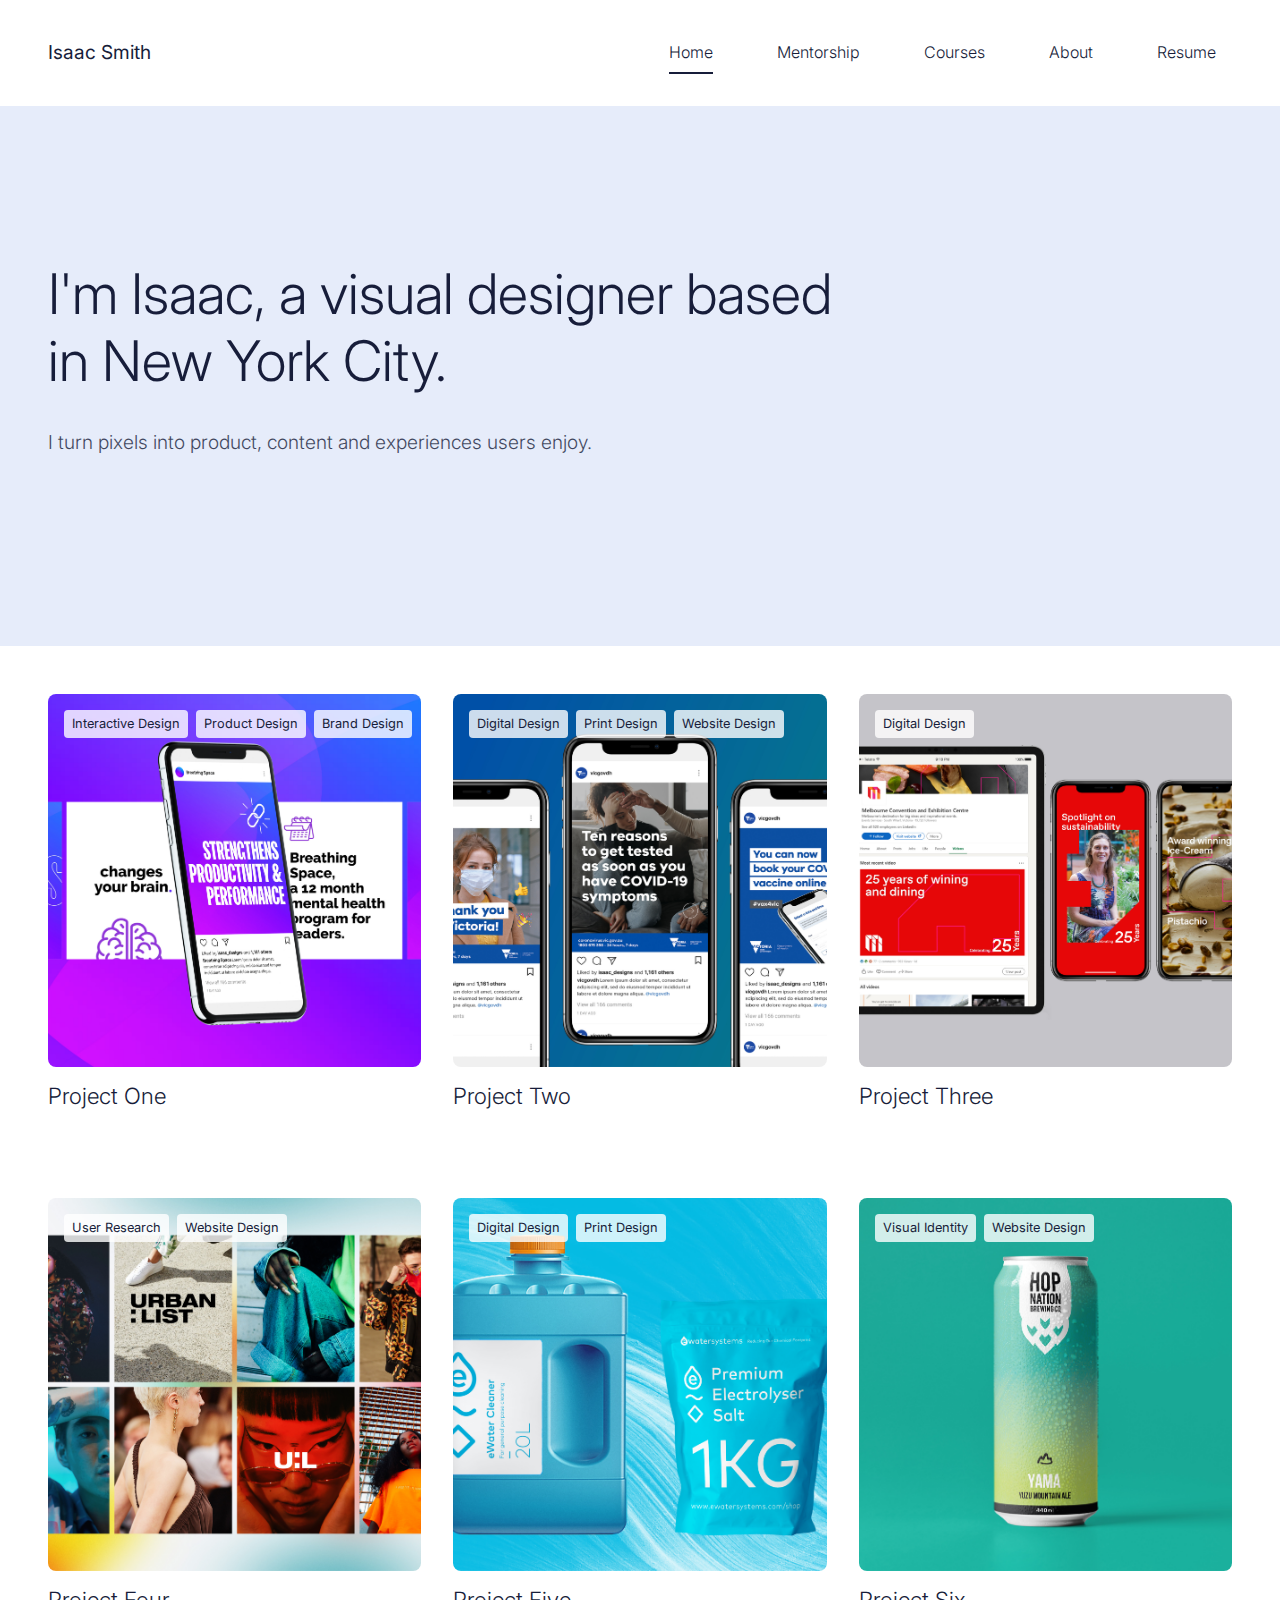
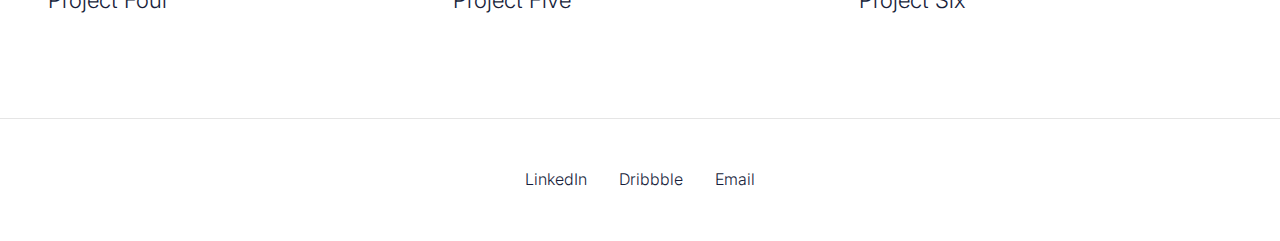
<file: index.html>
<!DOCTYPE html>
<html lang="en">
<head>
    <meta charset="UTF-8">
    <meta name="viewport" content="width=device-width, initial-scale=1.0">
    <title>Isaac Smith - Portfolio</title>
    <link rel="stylesheet" href="css/styles.css">
    <link rel="stylesheet" href="https://fonts.googleapis.com/css2?family=Inter:wght@300;400;500;600&display=swap">
</head>
<body>
    <header>
        <nav class="navbar">
            <div class="logo">
                <a href="index.html">Isaac Smith</a>
            </div>
            <div class="nav-links">
                <a href="index.html" class="active">Home</a>
                <a href="mentorship.html">Mentorship</a>
                <a href="courses.html">Courses</a>
                <a href="about.html">About</a>
                <a href="resume.html">Resume</a>
            </div>
        </nav>
    </header>

    <main>
        <section class="hero">
            <div class="hero-content">
                <h1><span class="highlight">I'm Isaac</span>, a visual designer based in New York City.</h1>
                <p>I turn pixels into product, content and experiences users enjoy.</p>
            </div>
        </section>

        <section class="portfolio">
            <div class="portfolio-grid">
                <!-- Project 1 -->
                <div class="project-card">
                    <a href="project1.html">
                        <div class="project-image">
                            <img src="images/Folio - Breathing Space - pg33.jpg" alt="Project 1">
                            <div class="project-tags">
                                <span>Interactive Design</span>
                                <span>Product Design</span>
                                <span>Brand Design</span>
                            </div>
                        </div>
                        <h3>Project One</h3>
                    </a>
                </div>

                <!-- Project 2 -->
                <div class="project-card">
                    <a href="project2.html">
                        <div class="project-image">
                            <img src="images/Folio - DH - pg3.jpg" alt="Project 2">
                            <div class="project-tags">
                                <span>Digital Design</span>
                                <span>Print Design</span>
                                <span>Website Design</span>
                            </div>
                        </div>
                        <h3>Project Two</h3>
                    </a>
                </div>

                <!-- Project 3 -->
                <div class="project-card">
                    <a href="project3.html">
                        <div class="project-image">
                            <img src="images/Folio - MCEC - pg9.jpg" alt="Project 3">
                            <div class="project-tags">
                                <span>Digital Design</span>
                            </div>
                        </div>
                        <h3>Project Three</h3>
                    </a>
                </div>

                <!-- Project 4 -->
                <div class="project-card">
                    <a href="project4.html">
                        <div class="project-image">
                            <img src="images/Folio - UL - pg24.jpg" alt="Project 4">
                            <div class="project-tags">
                                <span>User Research</span>
                                <span>Website Design</span>
                            </div>
                        </div>
                        <h3>Project Four</h3>
                    </a>
                </div>

                <!-- Project 5 -->
                <div class="project-card">
                    <a href="project5.html">
                        <div class="project-image">
                            <img src="images/Folio - eWater - pg22.jpg" alt="Project 5">
                            <div class="project-tags">
                                <span>Digital Design</span>
                                <span>Print Design</span>
                            </div>
                        </div>
                        <h3>Project Five</h3>
                    </a>
                </div>

                <!-- Project 6 -->
                <div class="project-card">
                    <a href="project6.html">
                        <div class="project-image">
                            <img src="images/Hop Nation.jpg" alt="Project 6">
                            <div class="project-tags">
                                <span>Visual Identity</span>
                                <span>Website Design</span>
                            </div>
                        </div>
                        <h3>Project Six</h3>
                    </a>
                </div>
            </div>
        </section>
    </main>

    <footer>
        <div class="social-links">
            <a href="#" target="_blank">LinkedIn</a>
            <a href="#" target="_blank">Dribbble</a>
            <a href="mailto:your.email@example.com">Email</a>
        </div>
    </footer>

    <script src="js/main.js"></script>
</body>
</html>
</file>
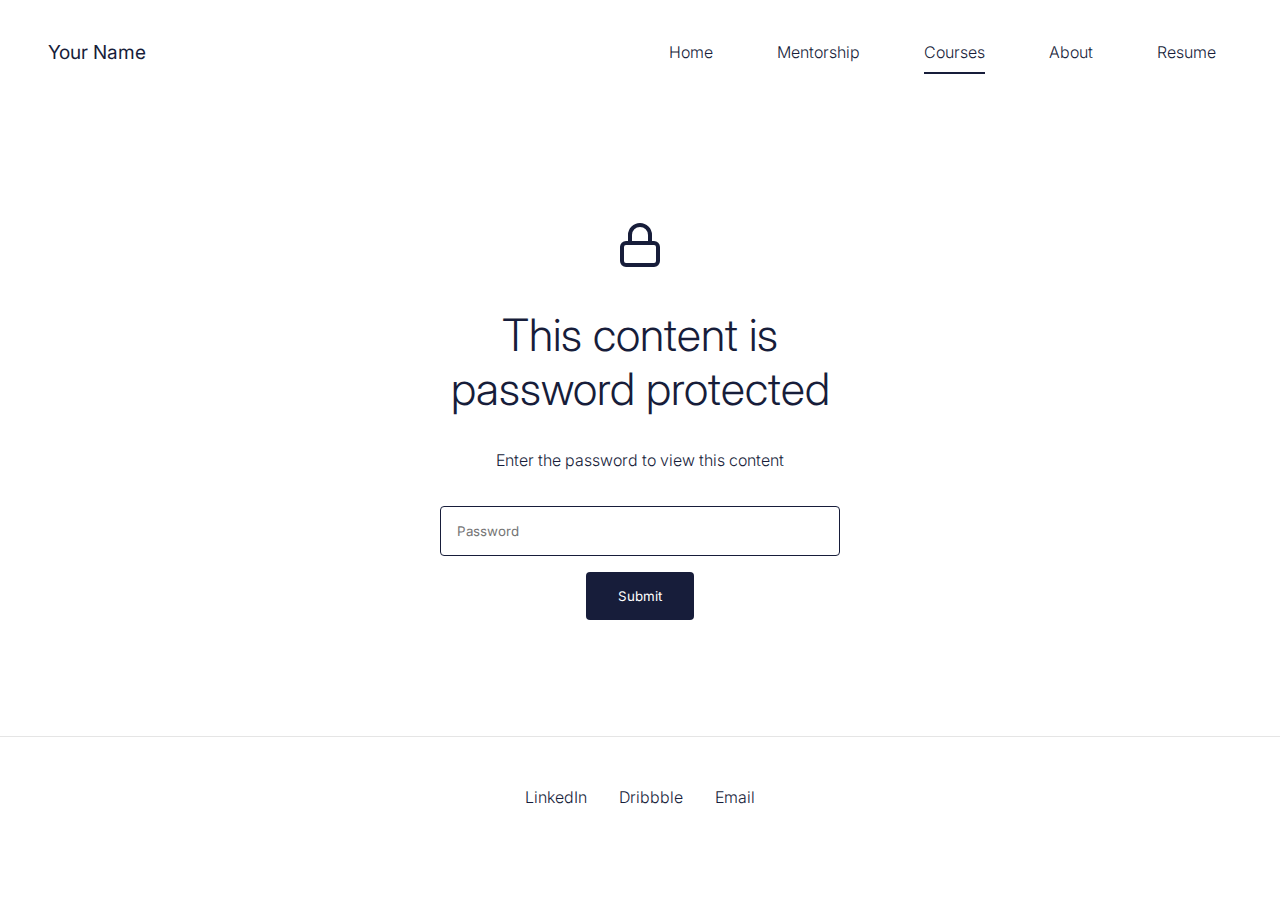
<file: courses.html>
<!DOCTYPE html>
<html lang="en">
<head>
    <meta charset="UTF-8">
    <meta name="viewport" content="width=device-width, initial-scale=1.0">
    <title>Courses — Your Name</title>
    <link rel="stylesheet" href="css/styles.css">
    <link rel="stylesheet" href="https://fonts.googleapis.com/css2?family=Inter:wght@300;400;500;600&display=swap">
</head>
<body>
    <header>
        <nav class="navbar">
            <div class="logo">
                <a href="index.html">Your Name</a>
            </div>
            <div class="nav-links">
                <a href="index.html">Home</a>
                <a href="mentorship.html">Mentorship</a>
                <a href="courses.html" class="active">Courses</a>
                <a href="about.html">About</a>
                <a href="resume.html">Resume</a>
            </div>
        </nav>
    </header>

    <main>
        <section class="courses-container">
            <div class="password-protection">
                <div class="lock-icon">
                    <svg xmlns="http://www.w3.org/2000/svg" width="48" height="48" viewBox="0 0 24 24" fill="none" stroke="currentColor" stroke-width="2" stroke-linecap="round" stroke-linejoin="round">
                        <rect x="3" y="11" width="18" height="11" rx="2" ry="2"></rect>
                        <path d="M7 11V7a5 5 0 0 1 10 0v4"></path>
                    </svg>
                </div>
                <h2>This content is password protected</h2>
                <p>Enter the password to view this content</p>
                <form class="password-form">
                    <input type="password" placeholder="Password" class="password-input">
                    <button type="submit" class="submit-button">Submit</button>
                </form>
            </div>
        </section>
    </main>

    <footer>
        <div class="social-links">
            <a href="#" target="_blank">LinkedIn</a>
            <a href="#" target="_blank">Dribbble</a>
            <a href="mailto:your.email@example.com">Email</a>
        </div>
    </footer>

    <script src="js/main.js"></script>
</body>
</html>
</file>
<file: css/styles.css>
/* 
   Main Stylesheet for Portfolio Website
   Based on amacorrieri.com design
*/

/* ===== VARIABLES ===== */
:root {
    /* Colors based on analysis */
    --color-white: rgb(255, 255, 255);
    --color-dark-blue: rgb(23, 29, 58);
    --color-black: rgb(0, 0, 0);
    --color-light-blue: rgb(230, 236, 250);
    --color-transparent-white: rgba(255, 255, 255, 0.11);
    --color-transparent-blue: rgba(23, 29, 58, 0.5);
    
    /* Typography */
    --font-primary: 'Inter', sans-serif; /* Substituting for halyard-display */
    --font-secondary: 'Inter', sans-serif; /* Substituting for pragmatica-web */
    
    /* Spacing */
    --spacing-xs: 0.5rem;
    --spacing-sm: 1rem;
    --spacing-md: 2rem;
    --spacing-lg: 3rem;
    --spacing-xl: 5rem;
    
    /* Border radius */
    --border-radius-sm: 4px;
    --border-radius-md: 8px;
    --border-radius-lg: 16px;
}

/* ===== RESET & BASE STYLES ===== */
* {
    margin: 0;
    padding: 0;
    box-sizing: border-box;
}

body {
    font-family: var(--font-secondary);
    font-weight: 300;
    font-size: 16px;
    line-height: 1.6;
    color: var(--color-dark-blue);
    background-color: var(--color-white);
}

h1, h2, h3, h4, h5, h6 {
    font-family: var(--font-primary);
    font-weight: 300;
    line-height: 1.2;
    margin-bottom: var(--spacing-md);
}

h1 {
    font-size: 3.5rem;
}

h2 {
    font-size: 2.8rem;
}

h3 {
    font-size: 1.6rem;
}

p {
    margin-bottom: var(--spacing-md);
}

a {
    color: var(--color-dark-blue);
    text-decoration: none;
    transition: all 0.3s ease;
}

a:hover {
    opacity: 0.7;
}

img {
    max-width: 100%;
    height: auto;
    display: block;
}

ul {
    list-style: none;
}

/* ===== LAYOUT ===== */
.container {
    width: 100%;
    max-width: 1200px;
    margin: 0 auto;
    padding: 0 var(--spacing-md);
}

section {
    padding: var(--spacing-lg) 0;
}

/* ===== HEADER & NAVIGATION ===== */
header {
    padding: var(--spacing-md) var(--spacing-lg);
    background-color: var(--color-white);
    position: sticky;
    top: 0;
    z-index: 100;
}

.navbar {
    display: flex;
    justify-content: space-between;
    align-items: center;
}

.logo a {
    font-family: var(--font-primary);
    font-size: 1.2rem;
    font-weight: 400;
}

.nav-links {
    display: flex;
    gap: var(--spacing-md);
}

.nav-links a {
    padding: var(--spacing-xs) var(--spacing-sm);
    position: relative;
}

.nav-links a.active::after,
.nav-links a:hover::after {
    content: '';
    position: absolute;
    bottom: 0;
    left: var(--spacing-sm);
    right: var(--spacing-sm);
    height: 2px;
    background-color: var(--color-dark-blue);
}

/* ===== HERO SECTION ===== */
.hero {
    background-color: var(--color-light-blue);
    padding: var(--spacing-xl) var(--spacing-lg);
    min-height: 60vh;
    display: flex;
    align-items: center;
}

.hero-content {
    max-width: 800px;
}

.hero h1 {
    margin-bottom: var(--spacing-md);
}

.hero h1 .highlight {
    color: var(--color-dark-blue);
}

.hero p {
    font-size: 1.2rem;
    color: var(--color-dark-blue);
    opacity: 0.8;
}

/* ===== PORTFOLIO GRID ===== */
.portfolio {
    padding: var(--spacing-lg);
}

.portfolio-grid {
    display: grid;
    grid-template-columns: repeat(auto-fill, minmax(300px, 1fr));
    gap: var(--spacing-md);
}

.project-card {
    margin-bottom: var(--spacing-lg);
    transition: transform 0.3s ease;
}

.project-card:hover {
    transform: translateY(-5px);
}

.project-image {
    position: relative;
    overflow: hidden;
    border-radius: var(--border-radius-md);
    margin-bottom: var(--spacing-sm);
}

.project-image img {
    width: 100%;
    aspect-ratio: 1 / 1;
    object-fit: cover;
    transition: transform 0.5s ease;
}

.project-card:hover .project-image img {
    transform: scale(1.05);
}

.project-tags {
    position: absolute;
    top: var(--spacing-sm);
    left: var(--spacing-sm);
    display: flex;
    flex-wrap: wrap;
    gap: var(--spacing-xs);
}

.project-tags span {
    background-color: rgba(255, 255, 255, 0.8);
    padding: 4px 8px;
    border-radius: var(--border-radius-sm);
    font-size: 0.8rem;
    font-weight: 400;
}

.project-card h3 {
    font-size: 1.4rem;
    margin-bottom: var(--spacing-xs);
}

/* ===== ABOUT PAGE ===== */
.about-container {
    display: grid;
    grid-template-columns: 1fr 2fr;
    gap: var(--spacing-lg);
    padding: var(--spacing-lg);
}

.about-image img {
    border-radius: var(--border-radius-md);
    width: 100%;
}

.about-content h2 {
    margin-bottom: var(--spacing-md);
}

.favorites-list {
    margin-bottom: var(--spacing-md);
}

.favorites-list li {
    margin-bottom: var(--spacing-xs);
}

.experience-counter h2 {
    font-size: 3rem;
    margin-bottom: var(--spacing-sm);
}

.experience-list {
    margin-bottom: var(--spacing-md);
}

.experience-list li {
    margin-bottom: var(--spacing-xs);
}

.bio {
    margin-bottom: var(--spacing-md);
}

.bio-highlight {
    font-style: italic;
    color: var(--color-dark-blue);
}

/* ===== MENTORSHIP PAGE ===== */
.mentorship-hero {
    background-color: var(--color-light-blue);
    padding: var(--spacing-xl) var(--spacing-lg);
}

.mentorship-intro {
    margin-bottom: var(--spacing-lg);
}

.mentorship-intro h1 {
    margin-bottom: var(--spacing-md);
}

.platform-logo {
    max-width: 200px;
    margin-bottom: var(--spacing-md);
}

.mentorship-stats {
    margin-bottom: var(--spacing-lg);
}

.awards h2 {
    font-size: 4rem;
    margin-bottom: var(--spacing-xs);
}

.mentorship-services {
    display: grid;
    grid-template-columns: repeat(auto-fill, minmax(300px, 1fr));
    gap: var(--spacing-md);
    margin-bottom: var(--spacing-lg);
}

.service-card {
    background-color: var(--color-white);
    border-radius: var(--border-radius-md);
    padding: var(--spacing-md);
    transition: transform 0.3s ease;
}

.service-card:hover {
    transform: translateY(-5px);
}

.service-details p {
    margin-bottom: var(--spacing-xs);
    font-size: 0.9rem;
}

.service-details h3 {
    font-size: 1.4rem;
    margin-bottom: 0;
}

.cta-button {
    display: inline-block;
    background-color: var(--color-dark-blue);
    color: var(--color-white);
    padding: var(--spacing-sm) var(--spacing-md);
    border-radius: 50px;
    font-weight: 400;
    margin-top: var(--spacing-md);
    transition: all 0.3s ease;
}

.cta-button:hover {
    background-color: var(--color-black);
    transform: translateY(-2px);
    opacity: 1;
}

.testimonials {
    padding: var(--spacing-lg);
}

.testimonials h2 {
    margin-bottom: var(--spacing-lg);
}

.testimonial-grid {
    display: grid;
    grid-template-columns: repeat(auto-fill, minmax(300px, 1fr));
    gap: var(--spacing-md);
}

.testimonial {
    margin-bottom: var(--spacing-md);
}

.testimonial p {
    margin-bottom: var(--spacing-sm);
}

.testimonial-author {
    margin-top: var(--spacing-sm);
}

/* ===== PROJECT DETAIL PAGE ===== */
.project-hero {
    width: 100%;
    margin-bottom: var(--spacing-lg);
}

.project-hero-image {
    width: 100%;
    max-height: 70vh;
    object-fit: cover;
}

.project-intro {
    padding: 0 var(--spacing-lg);
    margin-bottom: var(--spacing-lg);
    max-width: 800px;
    margin-left: auto;
    margin-right: auto;
}

.project-intro h1 {
    font-size: 3rem;
    margin-bottom: var(--spacing-md);
}

.project-description {
    font-size: 1.2rem;
    margin-bottom: var(--spacing-md);
}

.project-roles {
    display: flex;
    flex-wrap: wrap;
    gap: var(--spacing-sm);
    margin-bottom: var(--spacing-md);
}

.project-roles span {
    background-color: var(--color-light-blue);
    padding: var(--spacing-xs) var(--spacing-sm);
    border-radius: var(--border-radius-sm);
    font-size: 0.9rem;
}

.project-section {
    padding: var(--spacing-lg);
    max-width: 800px;
    margin: 0 auto var(--spacing-lg) auto;
}

.project-section h2 {
    margin-bottom: var(--spacing-md);
}

.project-image-container {
    margin: var(--spacing-md) 0;
}

.project-image {
    width: 100%;
    border-radius: var(--border-radius-md);
}

.learnings-list li {
    margin-bottom: var(--spacing-sm);
    position: relative;
    padding-left: var(--spacing-md);
}

.learnings-list li::before {
    content: '•';
    position: absolute;
    left: 0;
    color: var(--color-dark-blue);
}

.next-project {
    text-align: center;
    padding: var(--spacing-lg);
    margin-bottom: var(--spacing-lg);
}

.next-project h3 {
    margin-bottom: var(--spacing-md);
}

.next-project-link {
    display: inline-block;
    font-size: 1.2rem;
    font-weight: 400;
    padding-bottom: var(--spacing-xs);
    border-bottom: 1px solid var(--color-dark-blue);
}

/* ===== COURSES PAGE ===== */
.courses-container {
    display: flex;
    justify-content: center;
    align-items: center;
    min-height: 70vh;
    padding: var(--spacing-lg);
}

.password-protection {
    text-align: center;
    max-width: 400px;
}

.lock-icon {
    margin-bottom: var(--spacing-md);
}

.password-form {
    margin-top: var(--spacing-md);
}

.password-input {
    width: 100%;
    padding: var(--spacing-sm);
    border: 1px solid var(--color-dark-blue);
    border-radius: var(--border-radius-sm);
    margin-bottom: var(--spacing-sm);
    font-family: var(--font-secondary);
}

.submit-button {
    background-color: var(--color-dark-blue);
    color: var(--color-white);
    border: none;
    padding: var(--spacing-sm) var(--spacing-md);
    border-radius: var(--border-radius-sm);
    cursor: pointer;
    font-family: var(--font-secondary);
    transition: all 0.3s ease;
}

.submit-button:hover {
    background-color: var(--color-black);
}

/* ===== FOOTER ===== */
footer {
    padding: var(--spacing-lg);
    text-align: center;
    border-top: 1px solid rgba(0, 0, 0, 0.1);
}

.social-links {
    display: flex;
    justify-content: center;
    gap: var(--spacing-md);
}

/* ===== RESPONSIVE STYLES ===== */
@media (max-width: 768px) {
    h1 {
        font-size: 2.5rem;
    }
    
    h2 {
        font-size: 2rem;
    }
    
    .navbar {
        flex-direction: column;
        gap: var(--spacing-sm);
    }
    
    .nav-links {
        width: 100%;
        justify-content: space-between;
    }
    
    .about-container {
        grid-template-columns: 1fr;
    }
    
    .project-intro h1 {
        font-size: 2.5rem;
    }
}

@media (max-width: 480px) {
    h1 {
        font-size: 2rem;
    }
    
    .nav-links {
        flex-wrap: wrap;
        gap: var(--spacing-xs);
    }
    
    .nav-links a {
        padding: var(--spacing-xs);
    }
    
    .hero {
        padding: var(--spacing-lg) var(--spacing-sm);
    }
    
    .portfolio {
        padding: var(--spacing-md);
    }
    
    .portfolio-grid {
        grid-template-columns: 1fr;
    }
    
    .project-section {
        padding: var(--spacing-md);
    }
}
</file>
